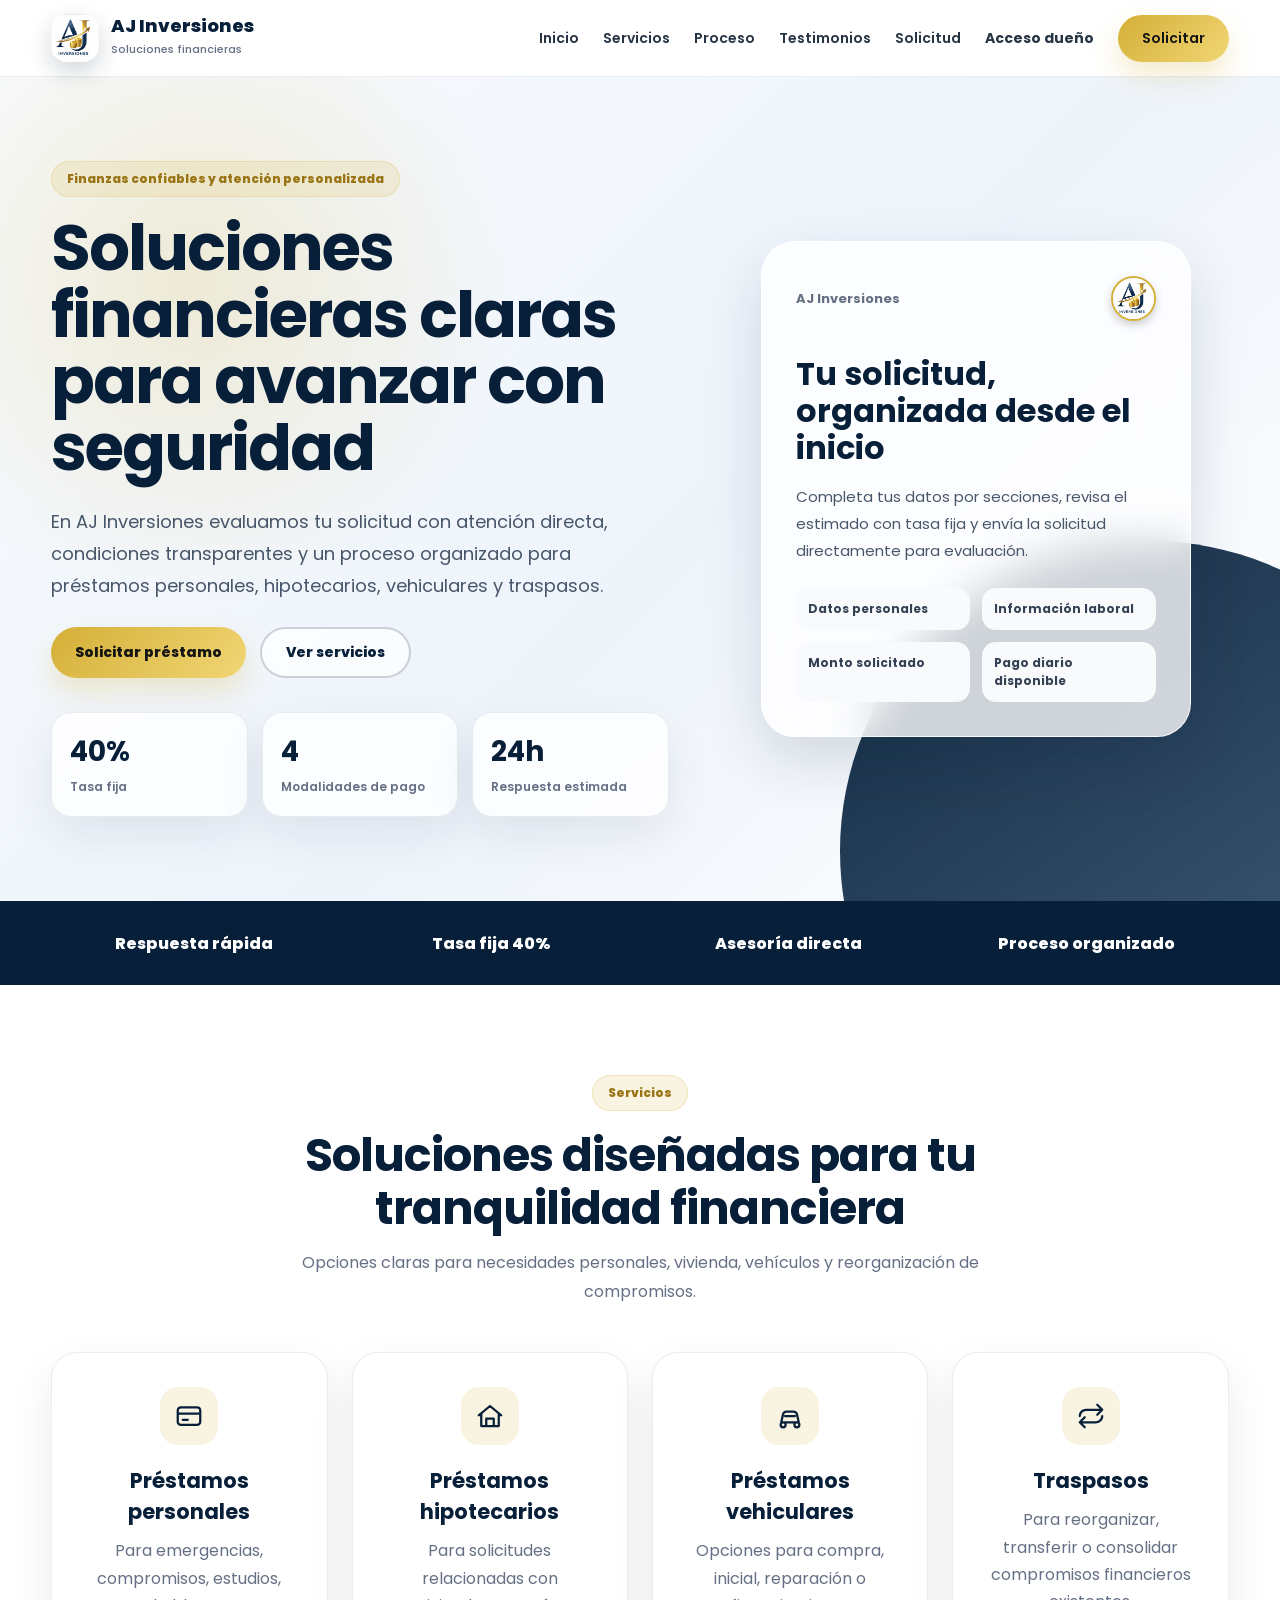
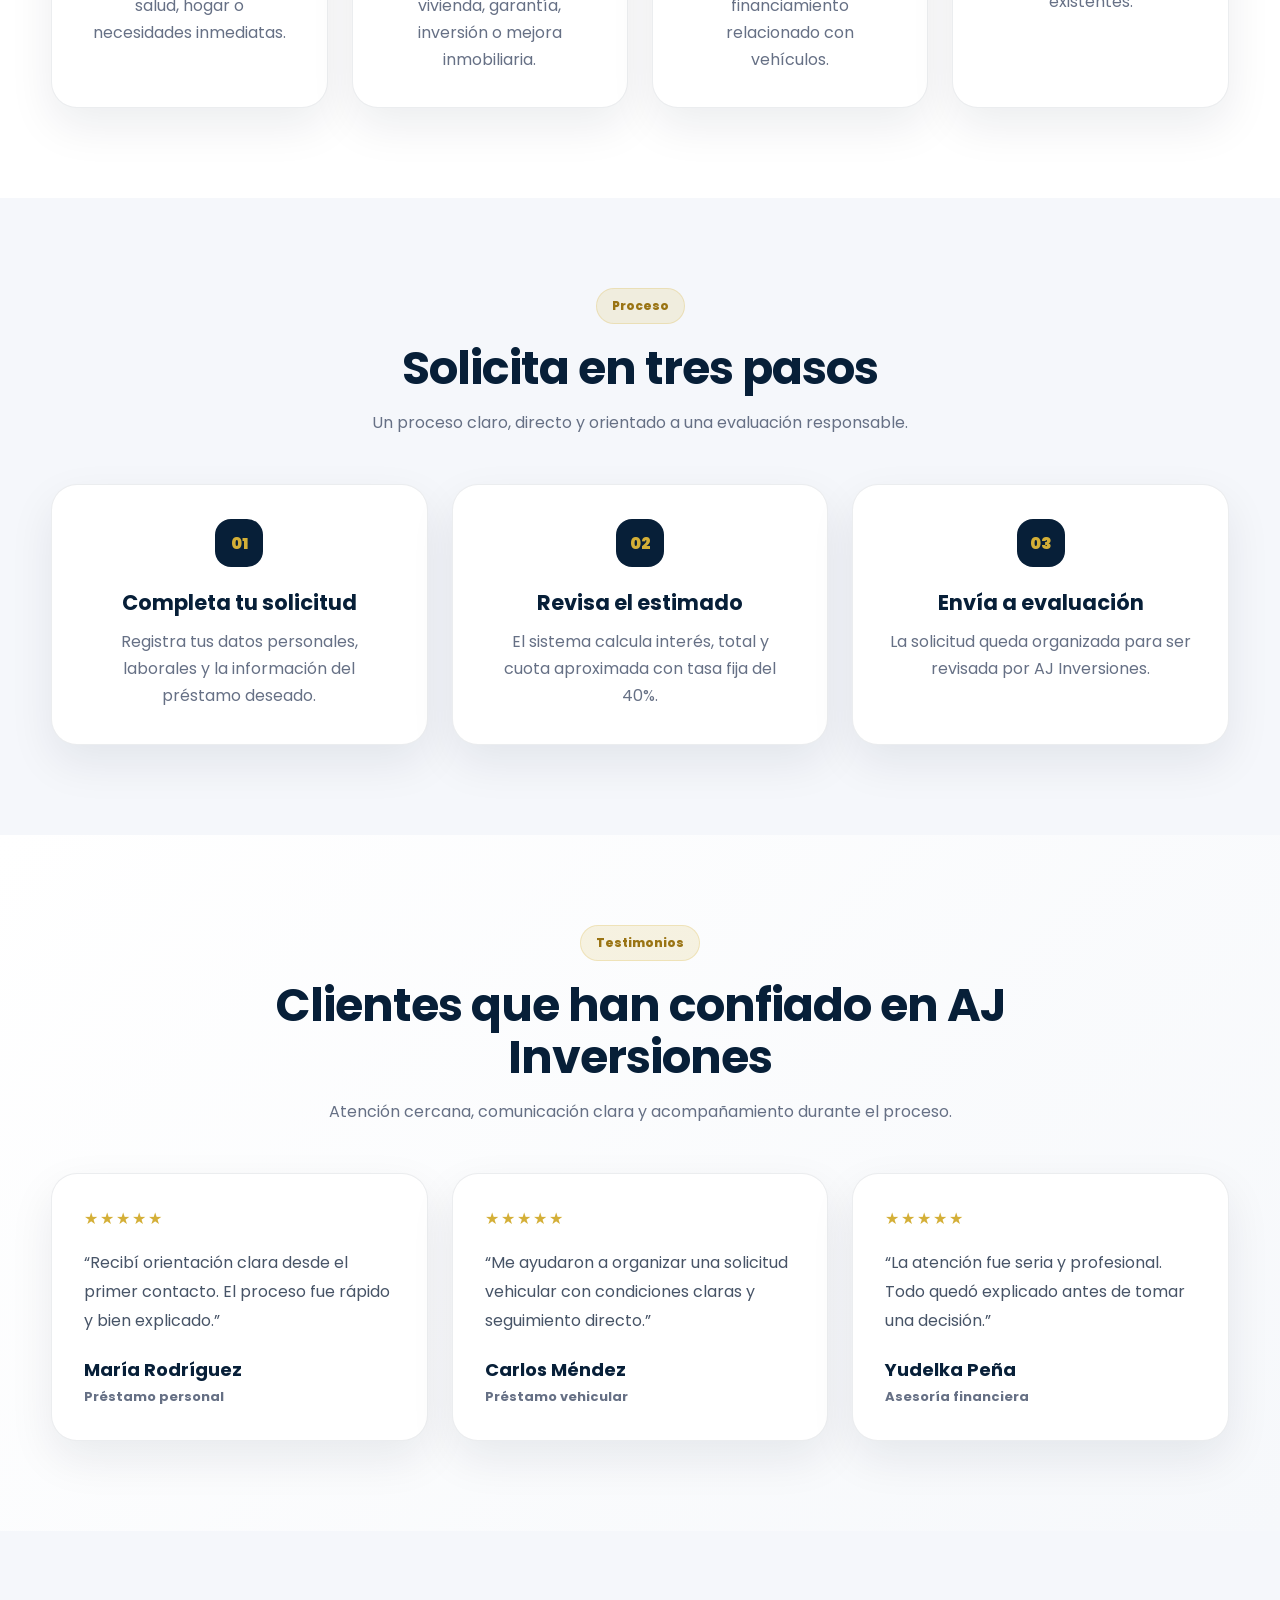
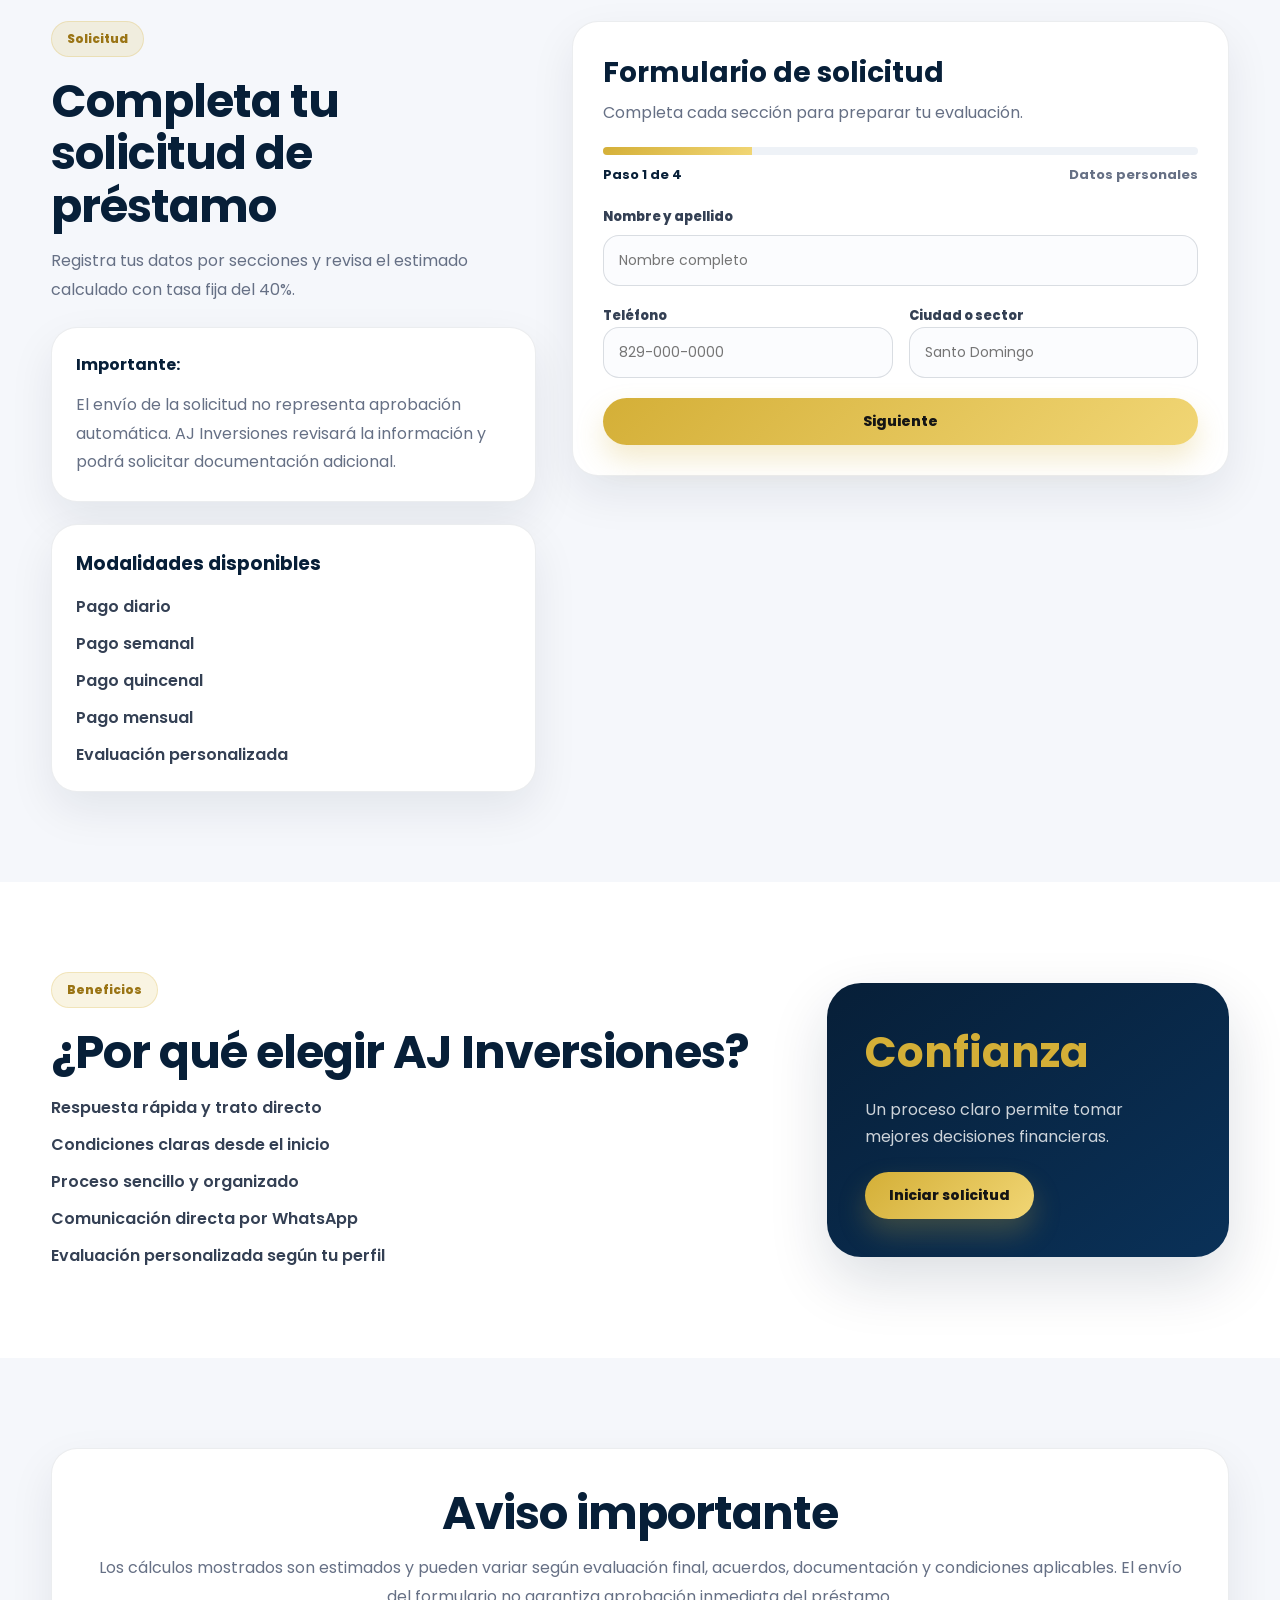
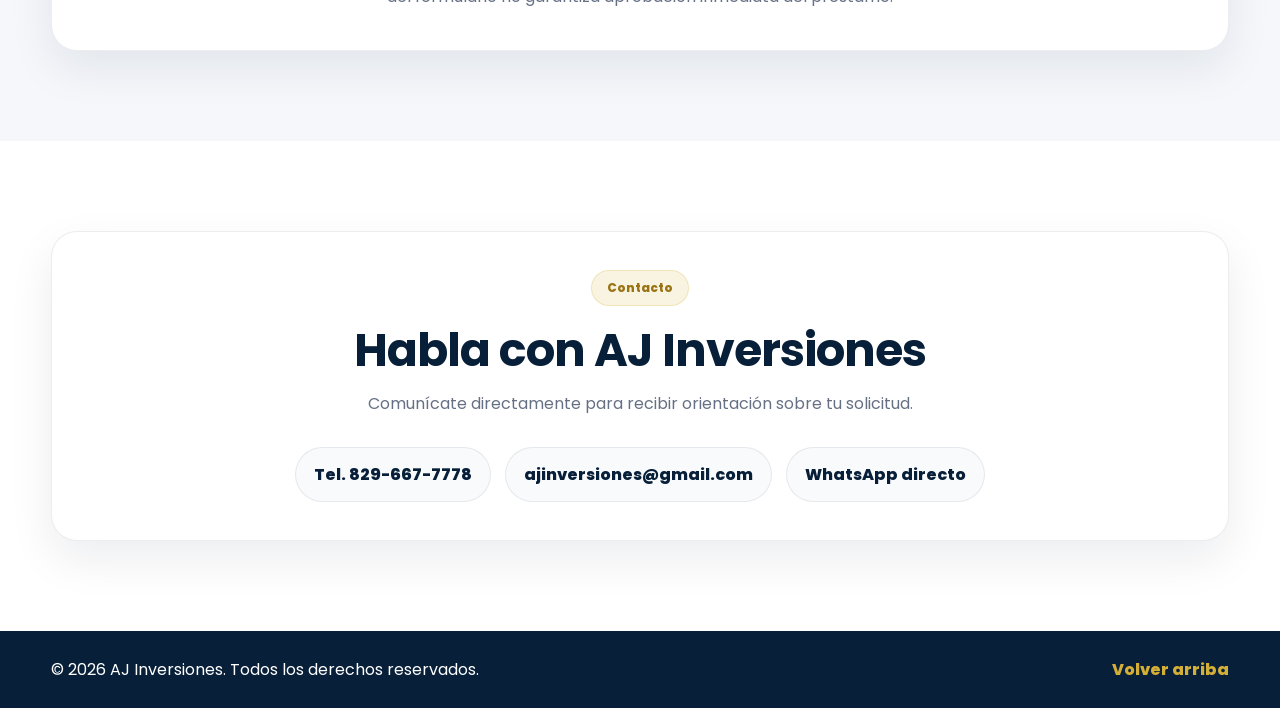
<file: index.html>
<!DOCTYPE html>
<html lang="es">
<head>
  <meta charset="UTF-8">
  <meta name="viewport" content="width=device-width, initial-scale=1.0">
  <meta name="description" content="AJ Inversiones ofrece préstamos personales, hipotecarios, vehiculares y traspasos con atención personalizada.">
  <title>AJ Inversiones | Soluciones Financieras</title>
  <link rel="icon" href="img/Inversiones.jpeg" type="image/jpeg">
  <link rel="preconnect" href="https://fonts.googleapis.com">
  <link rel="preconnect" href="https://fonts.gstatic.com" crossorigin>
  <link href="https://fonts.googleapis.com/css2?family=Poppins:wght@300;400;500;600;700;800&display=swap" rel="stylesheet">
  <link rel="stylesheet" href="style.css">
</head>
<body>
  <header class="header" id="header">
    <div class="container nav">
      <a href="#inicio" class="logo-box" aria-label="AJ Inversiones">
        <img src="img/Inversiones.jpeg" alt="AJ Inversiones">
        <div>
          <span>AJ Inversiones</span>
          <small>Soluciones financieras</small>
        </div>
      </a>
      <nav class="menu" id="menu">
        <a href="#inicio">Inicio</a>
        <a href="#servicios">Servicios</a>
        <a href="#pasos">Proceso</a>
        <a href="#testimonios">Testimonios</a>
        <a href="#calificacion">Solicitud</a>
        <button class="owner-link" id="openOwnerLogin" type="button">Acceso dueño</button>
        <a href="#calificacion" class="btn-main">Solicitar</a>
      </nav>
      <button class="hamburger" id="hamburger" aria-label="Abrir menú" type="button"><span></span><span></span><span></span></button>
    </div>
  </header>

  <main>
    <section class="hero" id="inicio">
      <div class="hero-bg"></div>
      <div class="container hero-grid">
        <div class="hero-text reveal">
          <span class="badge">Finanzas confiables y atención personalizada</span>
          <h1>Soluciones financieras claras para avanzar con seguridad</h1>
          <p>En AJ Inversiones evaluamos tu solicitud con atención directa, condiciones transparentes y un proceso organizado para préstamos personales, hipotecarios, vehiculares y traspasos.</p>
          <div class="hero-buttons">
            <a href="#calificacion" class="btn-main">Solicitar préstamo</a>
            <a href="#servicios" class="btn-outline">Ver servicios</a>
          </div>
          <div class="hero-stats">
            <div><strong>40%</strong><span>Tasa fija</span></div>
            <div><strong>4</strong><span>Modalidades de pago</span></div>
            <div><strong>24h</strong><span>Respuesta estimada</span></div>
          </div>
        </div>
        <div class="hero-card reveal">
          <div class="glass-card">
            <div class="card-top"><span>AJ Inversiones</span><img src="img/Inversiones.jpeg" alt="AJ Inversiones" class="card-logo"></div>
            <h2>Tu solicitud, organizada desde el inicio</h2>
            <p>Completa tus datos por secciones, revisa el estimado con tasa fija y envía la solicitud directamente para evaluación.</p>
            <div class="mini-list">
              <span>Datos personales</span><span>Información laboral</span><span>Monto solicitado</span><span>Pago diario disponible</span>
            </div>
          </div>
        </div>
      </div>
    </section>

    <section class="trust-strip">
      <div class="container trust-grid"><div>Respuesta rápida</div><div>Tasa fija 40%</div><div>Asesoría directa</div><div>Proceso organizado</div></div>
    </section>

    <section class="services section" id="servicios">
      <div class="container">
        <div class="section-head reveal"><span class="eyebrow">Servicios</span><h2>Soluciones diseñadas para tu tranquilidad financiera</h2><p>Opciones claras para necesidades personales, vivienda, vehículos y reorganización de compromisos.</p></div>
        <div class="cards service-cards">
          <article class="card reveal"><div class="icon"><svg viewBox="0 0 24 24"><path d="M3 7.5A2.5 2.5 0 0 1 5.5 5h13A2.5 2.5 0 0 1 21 7.5v9a2.5 2.5 0 0 1-2.5 2.5h-13A2.5 2.5 0 0 1 3 16.5v-9Zm0 2.5h18M7 15h4"/></svg></div><h3>Préstamos personales</h3><p>Para emergencias, compromisos, estudios, salud, hogar o necesidades inmediatas.</p></article>
          <article class="card reveal"><div class="icon"><svg viewBox="0 0 24 24"><path d="M3 11.5 12 4l9 7.5M5 10.5V20h14v-9.5M9 20v-6h6v6"/></svg></div><h3>Préstamos hipotecarios</h3><p>Para solicitudes relacionadas con vivienda, garantía, inversión o mejora inmobiliaria.</p></article>
          <article class="card reveal"><div class="icon"><svg viewBox="0 0 24 24"><path d="M5 17h14M6.5 17a2 2 0 1 0 0 4 2 2 0 0 0 0-4Zm11 0a2 2 0 1 0 0 4 2 2 0 0 0 0-4ZM5 17l1.4-6.2A3 3 0 0 1 9.3 8.5h5.4a3 3 0 0 1 2.9 2.3L19 17M8 12h8"/></svg></div><h3>Préstamos vehiculares</h3><p>Opciones para compra, inicial, reparación o financiamiento relacionado con vehículos.</p></article>
          <article class="card reveal"><div class="icon"><svg viewBox="0 0 24 24"><path d="M17 3l4 4-4 4M21 7H8a5 5 0 0 0-5 5M7 21l-4-4 4-4M3 17h13a5 5 0 0 0 5-5"/></svg></div><h3>Traspasos</h3><p>Para reorganizar, transferir o consolidar compromisos financieros existentes.</p></article>
        </div>
      </div>
    </section>

    <section class="steps section" id="pasos">
      <div class="container">
        <div class="section-head reveal"><span class="eyebrow">Proceso</span><h2>Solicita en tres pasos</h2><p>Un proceso claro, directo y orientado a una evaluación responsable.</p></div>
        <div class="steps-grid">
          <div class="step reveal"><span>01</span><h3>Completa tu solicitud</h3><p>Registra tus datos personales, laborales y la información del préstamo deseado.</p></div>
          <div class="step reveal"><span>02</span><h3>Revisa el estimado</h3><p>El sistema calcula interés, total y cuota aproximada con tasa fija del 40%.</p></div>
          <div class="step reveal"><span>03</span><h3>Envía a evaluación</h3><p>La solicitud queda organizada para ser revisada por AJ Inversiones.</p></div>
        </div>
      </div>
    </section>

    <section class="testimonials section" id="testimonios">
      <div class="container">
        <div class="section-head reveal"><span class="eyebrow">Testimonios</span><h2>Clientes que han confiado en AJ Inversiones</h2><p>Atención cercana, comunicación clara y acompañamiento durante el proceso.</p></div>
        <div class="testimonial-grid">
          <article class="testimonial-card reveal"><div class="stars">★★★★★</div><p>“Recibí orientación clara desde el primer contacto. El proceso fue rápido y bien explicado.”</p><h3>María Rodríguez</h3><span>Préstamo personal</span></article>
          <article class="testimonial-card reveal"><div class="stars">★★★★★</div><p>“Me ayudaron a organizar una solicitud vehicular con condiciones claras y seguimiento directo.”</p><h3>Carlos Méndez</h3><span>Préstamo vehicular</span></article>
          <article class="testimonial-card reveal"><div class="stars">★★★★★</div><p>“La atención fue seria y profesional. Todo quedó explicado antes de tomar una decisión.”</p><h3>Yudelka Peña</h3><span>Asesoría financiera</span></article>
        </div>
      </div>
    </section>

    <section class="qualification section" id="calificacion">
      <div class="container qualify-grid">
        <div class="qualify-info reveal">
          <span class="eyebrow">Solicitud</span>
          <h2>Completa tu solicitud de préstamo</h2>
          <p>Registra tus datos por secciones y revisa el estimado calculado con tasa fija del 40%.</p>
          <div class="notice-box"><strong>Importante:</strong><p>El envío de la solicitud no representa aprobación automática. AJ Inversiones revisará la información y podrá solicitar documentación adicional.</p></div>
          <div class="requirements"><h3>Modalidades disponibles</h3><ul><li>Pago diario</li><li>Pago semanal</li><li>Pago quincenal</li><li>Pago mensual</li><li>Evaluación personalizada</li></ul></div>
        </div>
        <form class="loan-form reveal" id="loanForm">
          <div class="form-title"><h3>Formulario de solicitud</h3><p>Completa cada sección para preparar tu evaluación.</p></div>
          <div class="form-progress"><div class="progress-line"><span id="progressBar"></span></div><div class="progress-label"><strong id="stepNumber">Paso 1 de 4</strong><span id="stepText">Datos personales</span></div></div>

          <div class="form-step active" data-title="Datos personales">
            <div class="form-row"><label for="fullName">Nombre y apellido</label><input type="text" id="fullName" name="fullName" placeholder="Nombre completo" required></div>
            <div class="form-row two"><div><label for="phone">Teléfono</label><input type="tel" id="phone" name="phone" placeholder="829-000-0000" required></div><div><label for="city">Ciudad o sector</label><input type="text" id="city" name="city" placeholder="Santo Domingo" required></div></div>
          </div>

          <div class="form-step" data-title="Información laboral">
            <div class="form-row two"><div><label for="income">Ingreso mensual RD$</label><input type="number" id="income" name="income" min="0" placeholder="35000" required></div><div><label for="workplace">Dónde trabaja</label><input type="text" id="workplace" name="workplace" placeholder="Empresa o negocio" required></div></div>
            <div class="form-row two"><div><label for="jobTime">Tiempo laborando</label><select id="jobTime" name="jobTime" required><option value="">Seleccionar</option><option>Menos de 3 meses</option><option>3 a 6 meses</option><option>6 meses a 1 año</option><option>1 a 3 años</option><option>Más de 3 años</option></select></div><div><label for="employmentType">Tipo de ingreso</label><select id="employmentType" name="employmentType" required><option value="">Seleccionar</option><option>Empleado privado</option><option>Empleado público</option><option>Negocio propio</option><option>Independiente</option><option>Otro</option></select></div></div>
          </div>

          <div class="form-step" data-title="Datos del préstamo">
            <div class="form-row"><label for="loanType">Tipo de préstamo</label><select id="loanType" name="loanType" required><option value="">Seleccionar tipo de préstamo</option><option>Préstamo personal</option><option>Préstamo hipotecario</option><option>Préstamo vehicular</option><option>Traspaso</option></select></div>
            <div class="form-row two"><div><label for="amount">Monto solicitado RD$</label><input type="number" id="amount" name="amount" min="1000" placeholder="10000" required></div><div><label>Tasa fija</label><div class="fixed-rate">40%</div></div></div>
            <div class="form-row two"><div><label for="term">Plazo deseado</label><select id="term" name="term" required><option value="">Seleccionar plazo</option><option value="1">1 mes</option><option value="2">2 meses</option><option value="3">3 meses</option><option value="4">4 meses</option><option value="5">5 meses</option><option value="6">6 meses</option><option value="12">12 meses</option></select></div><div><label for="paymentFrequency">Forma de pago</label><select id="paymentFrequency" name="paymentFrequency" required><option value="">Seleccionar</option><option value="Diario">Diario</option><option value="Semanal">Semanal</option><option value="Quincenal">Quincenal</option><option value="Mensual">Mensual</option></select></div></div>
            <div class="form-row two"><div><label for="paymentDay">Día o referencia de pago</label><input type="text" id="paymentDay" name="paymentDay" placeholder="Ej. lunes, 15 y 30, diario" required></div><div><label for="purpose">Motivo del préstamo</label><select id="purpose" name="purpose" required><option value="">Seleccionar motivo</option><option>Emergencia personal</option><option>Salud</option><option>Negocio</option><option>Pago de deuda</option><option>Educación</option><option>Hogar</option><option>Otro</option></select></div></div>
            <div class="form-row"><label for="details">Detalles adicionales</label><textarea id="details" name="details" rows="4" placeholder="Agrega cualquier información importante"></textarea></div>
          </div>

          <div class="form-step" data-title="Resumen y envío">
            <div class="summary-box" id="summaryBox"><div><span>Interés 40%</span><strong id="interestResult">RD$0.00</strong></div><div><span>Total a pagar</span><strong id="totalResult">RD$0.00</strong></div><div><span>Cuota aproximada</span><strong id="feeResult">RD$0.00</strong></div></div>
            <div class="final-summary" id="finalSummary"></div>
            <label class="check-row"><input type="checkbox" id="acceptTerms" required><span>Acepto enviar mi información para fines de evaluación por AJ Inversiones.</span></label>
          </div>

          <div class="form-actions"><button type="button" class="btn-outline" id="prevStep">Atrás</button><button type="button" class="btn-main" id="nextStep">Siguiente</button><button type="submit" class="btn-main form-btn" id="submitLoan">Enviar solicitud por WhatsApp</button></div>
        </form>
      </div>
    </section>

    <section class="benefits section" id="beneficios">
      <div class="container benefits-grid">
        <div class="reveal"><span class="eyebrow">Beneficios</span><h2>¿Por qué elegir AJ Inversiones?</h2><ul><li>Respuesta rápida y trato directo</li><li>Condiciones claras desde el inicio</li><li>Proceso sencillo y organizado</li><li>Comunicación directa por WhatsApp</li><li>Evaluación personalizada según tu perfil</li></ul></div>
        <div class="benefit-box reveal"><h3>Confianza</h3><p>Un proceso claro permite tomar mejores decisiones financieras.</p><a href="#calificacion" class="btn-main">Iniciar solicitud</a></div>
      </div>
    </section>

    <section class="legal section"><div class="container legal-card reveal"><h2>Aviso importante</h2><p>Los cálculos mostrados son estimados y pueden variar según evaluación final, acuerdos, documentación y condiciones aplicables. El envío del formulario no garantiza aprobación inmediata del préstamo.</p></div></section>

    <section class="contact section" id="contacto"><div class="container contact-card reveal"><span class="eyebrow">Contacto</span><h2>Habla con AJ Inversiones</h2><p>Comunícate directamente para recibir orientación sobre tu solicitud.</p><div class="contact-items"><a href="tel:8296677778">Tel. 829-667-7778</a><a href="mailto:ajinversiones@gmail.com">ajinversiones@gmail.com</a><a href="https://wa.me/18296677778" target="_blank" rel="noopener">WhatsApp directo</a></div></div></section>

  </main>

  <div class="modal" id="ownerModal" aria-hidden="true">
    <div class="modal-card">
      <button class="modal-close" id="closeOwnerLogin" type="button">×</button>
      <img src="img/Inversiones.jpeg" alt="AJ Inversiones">
      <h2>Acceso del dueño</h2>
      <p>Ingresa tus credenciales para administrar las solicitudes.</p>
      <form id="ownerLoginForm"><label for="ownerUser">Usuario</label><input type="text" id="ownerUser" autocomplete="username" required><label for="ownerPassword">Contraseña</label><input type="password" id="ownerPassword" autocomplete="current-password" required><button type="submit" class="btn-main">Entrar al panel</button><span id="loginError"></span></form>
    </div>
  </div>

  <footer class="footer"><div class="container footer-grid"><p>© <span id="year"></span> AJ Inversiones. Todos los derechos reservados.</p><a href="#inicio">Volver arriba</a></div></footer>
  <script src="script.js"></script>
</body>
</html>
</file>
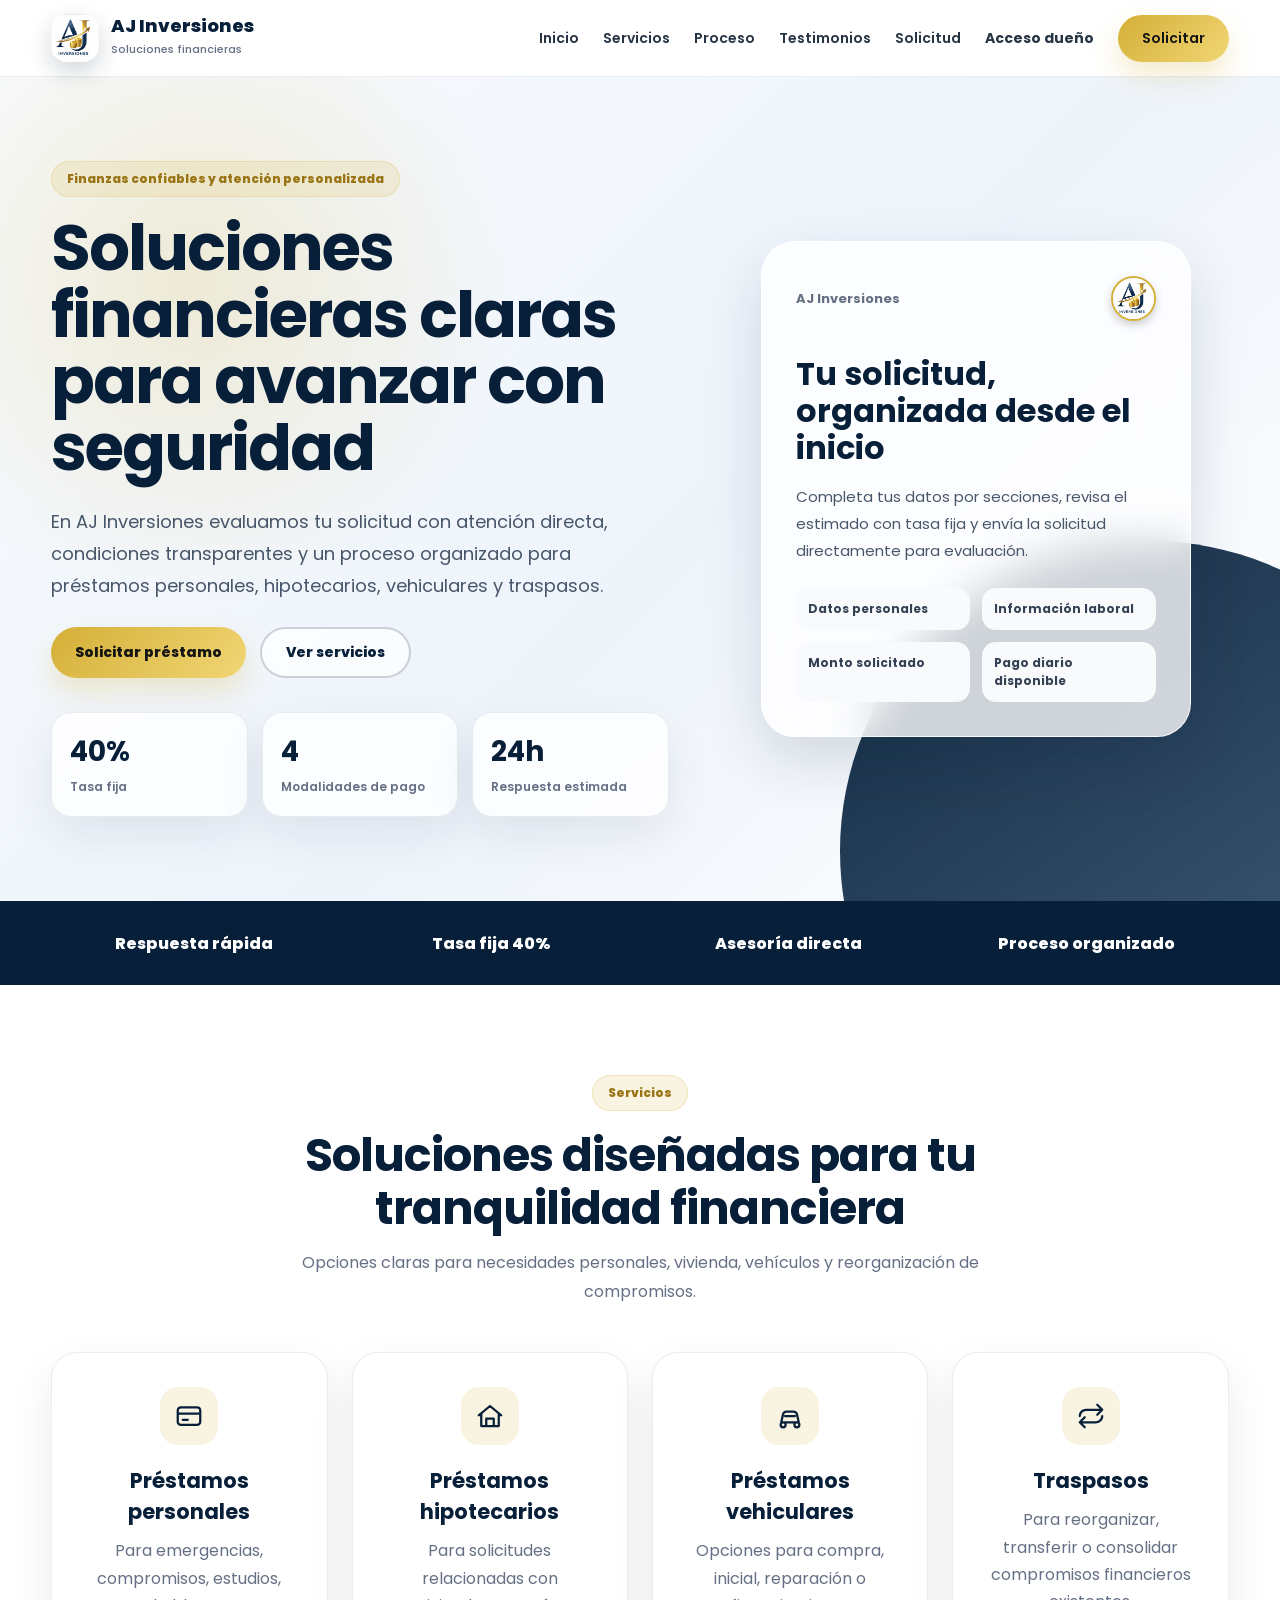
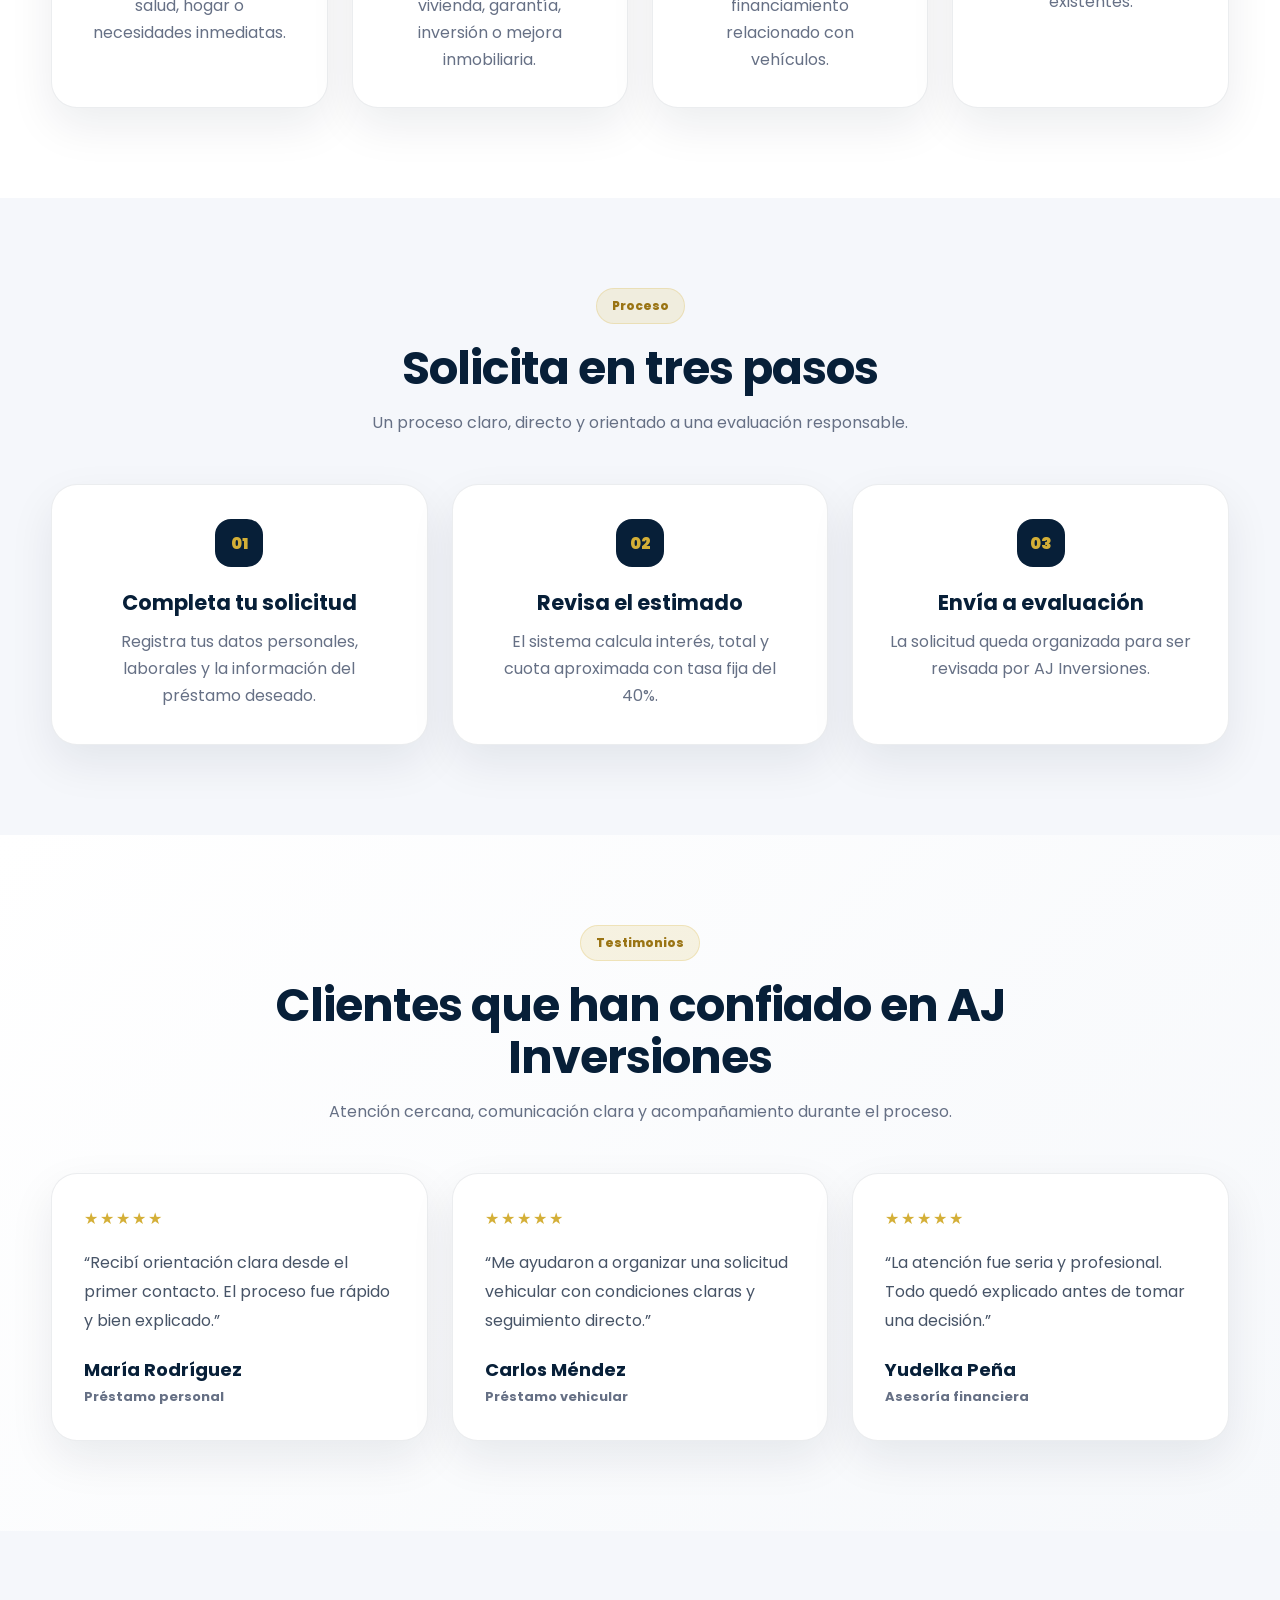
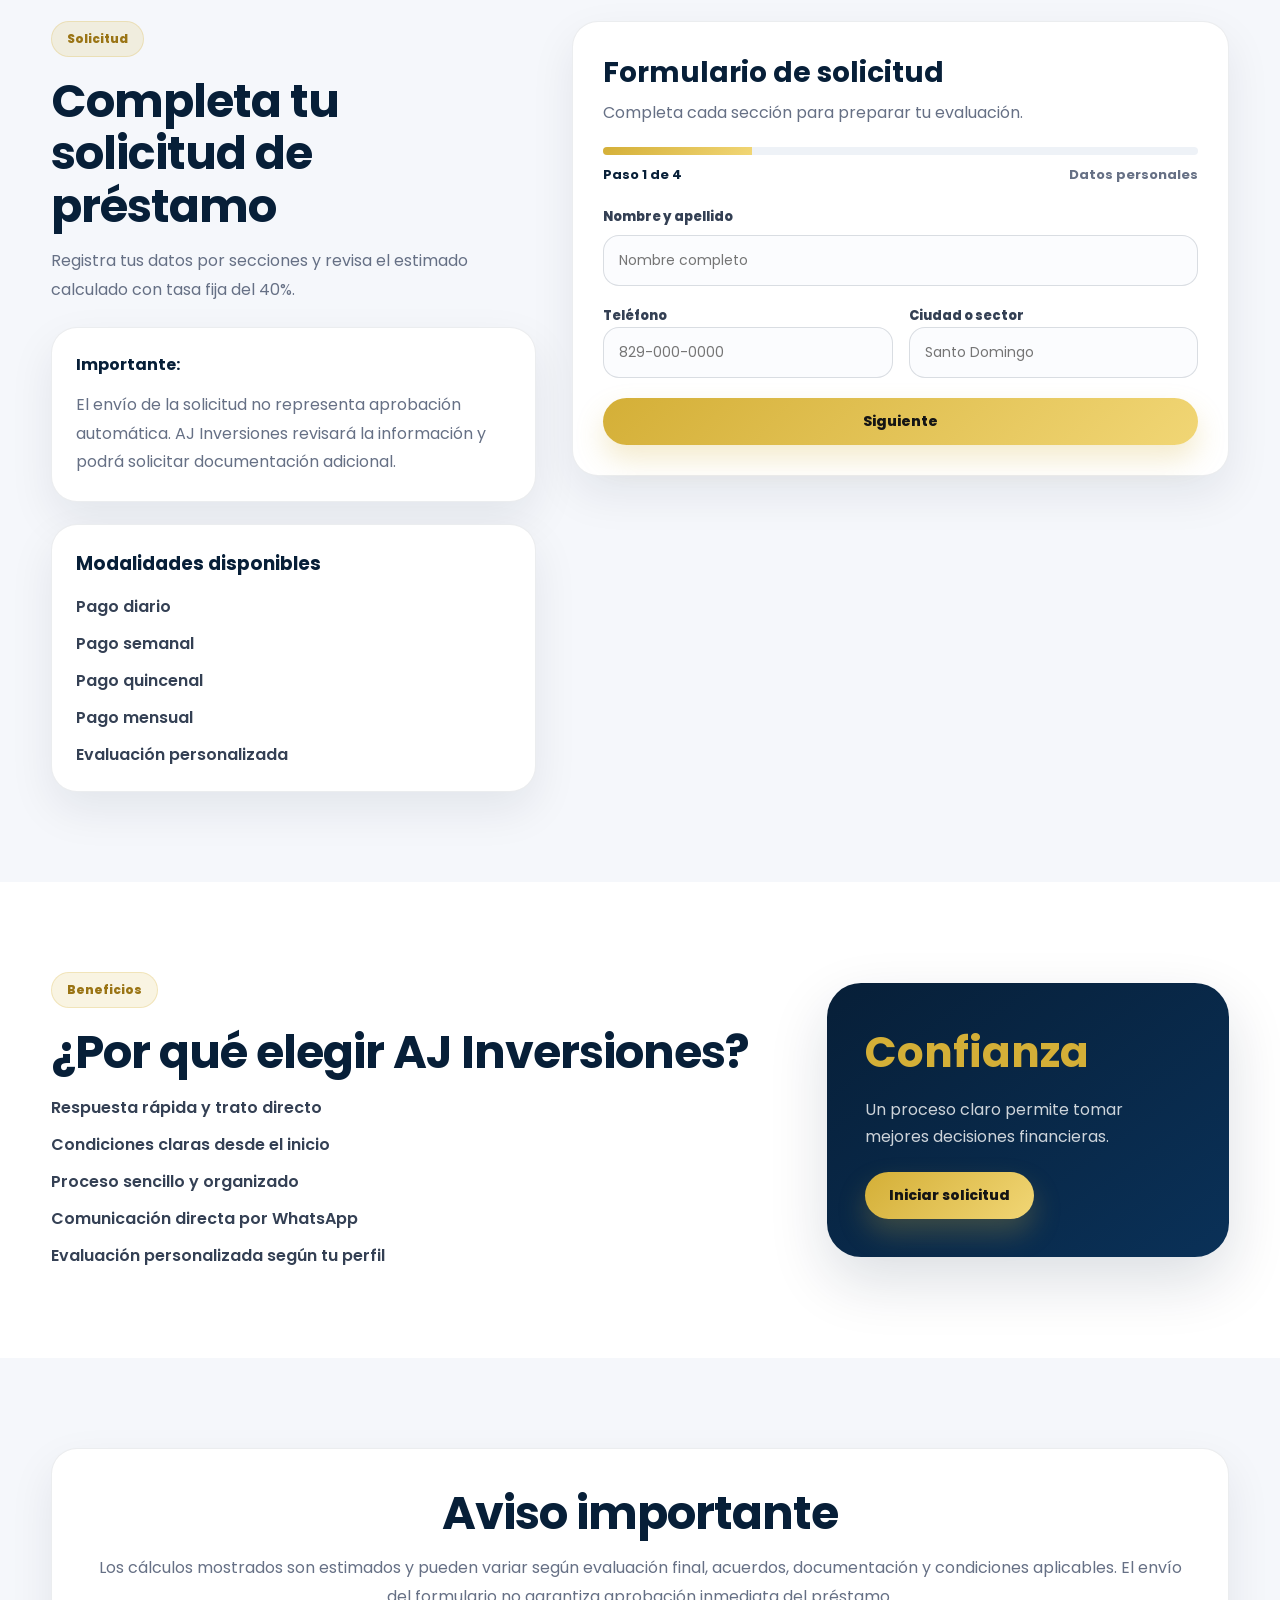
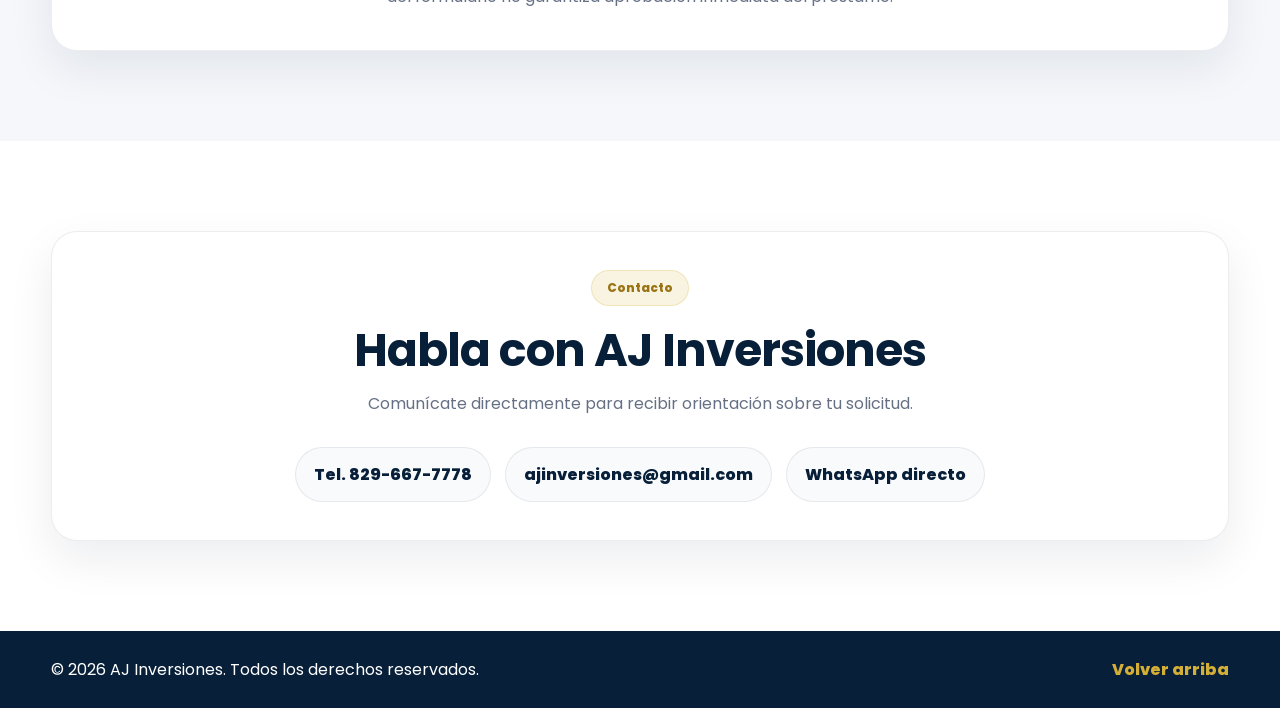
<file: dueno.html>
<!DOCTYPE html>
<html lang="es">
<head>
  <meta charset="UTF-8">
  <meta name="viewport" content="width=device-width, initial-scale=1.0">
  <meta name="description" content="Panel privado de AJ Inversiones para control de solicitudes y préstamos.">
  <title>Panel del Dueño | AJ Inversiones</title>
  <link rel="icon" href="img/Inversiones.jpeg" type="image/jpeg">
  <link rel="preconnect" href="https://fonts.googleapis.com">
  <link rel="preconnect" href="https://fonts.gstatic.com" crossorigin>
  <link href="https://fonts.googleapis.com/css2?family=Poppins:wght@300;400;500;600;700;800&display=swap" rel="stylesheet">
  <link rel="stylesheet" href="style.css">
</head>
<body data-page="owner">
  <header class="owner-dashboard-header">
    <div class="container owner-dashboard-nav">
      <a href="index.html" class="logo-box" aria-label="AJ Inversiones">
        <img src="img/Inversiones.jpeg" alt="AJ Inversiones">
        <div>
          <span>AJ Inversiones</span>
          <small>Panel administrativo</small>
        </div>
      </a>
      <button class="btn-outline" id="logoutOwner" type="button">Cerrar sesión</button>
    </div>
  </header>

  <main class="owner-dashboard-main">
    <section class="owner-panel active" id="ownerPanel" aria-hidden="false">
      <div class="owner-shell">
        <div class="owner-head">
          <div>
            <span>Panel del dueño</span>
            <h2>Control de solicitudes y préstamos</h2>
            <p>Administra clientes registrados, estados de aprobación, pagos y atrasos.</p>
          </div>
        </div>
        <div class="owner-metrics">
          <div><span>Total clientes</span><strong id="metricClients">0</strong></div>
          <div><span>Aprobados</span><strong id="metricApproved">0</strong></div>
          <div><span>Activos</span><strong id="metricActive">0</strong></div>
          <div><span>En atraso</span><strong id="metricLate">0</strong></div>
        </div>
        <div class="owner-tools">
          <input type="search" id="ownerSearch" placeholder="Buscar cliente, teléfono, tipo de préstamo o estado">
          <button class="btn-main" id="exportData" type="button">Exportar datos</button>
        </div>
        <div class="owner-table-wrap">
          <table class="owner-table">
            <thead>
              <tr>
                <th>Cliente</th>
                <th>Préstamo</th>
                <th>Pago</th>
                <th>Estado</th>
                <th>Atraso</th>
                <th>Último pago</th>
                <th>Acciones</th>
              </tr>
            </thead>
            <tbody id="clientsTable"></tbody>
          </table>
        </div>
      </div>
    </section>
  </main>

  <script src="script.js"></script>
</body>
</html>
</file>
<file: style.css>
:root{
  --blue:#071f38;
  --blue-2:#0a3158;
  --gold:#d4af37;
  --gold-2:#f1d675;
  --gray:#f5f7fb;
  --text:#1f2937;
  --muted:#667085;
  --white:#ffffff;
  --shadow:0 24px 60px rgba(7,31,56,.14);
  --radius:26px;
}

*{
  margin:0;
  padding:0;
  box-sizing:border-box;
  font-family:'Poppins',sans-serif;
}

html{
  scroll-behavior:smooth;
}

body{
  background:var(--white);
  color:var(--text);
  overflow-x:hidden;
}

body.no-scroll{
  overflow:hidden;
}

img{
  max-width:100%;
  display:block;
}

.container{
  width:min(92%,1200px);
  margin:auto;
}

.section{
  padding:90px 0;
}

.header{
  position:sticky;
  top:0;
  background:rgba(255,255,255,.88);
  backdrop-filter:blur(18px);
  border-bottom:1px solid rgba(7,31,56,.08);
  z-index:1000;
  transition:.3s ease;
}

.header.scrolled{
  box-shadow:0 16px 40px rgba(7,31,56,.08);
}

.nav{
  display:flex;
  justify-content:space-between;
  align-items:center;
  min-height:76px;
}

.logo-box{
  display:flex;
  align-items:center;
  gap:12px;
  text-decoration:none;
  color:var(--blue);
}

.logo-box img{
  width:48px;
  height:48px;
  object-fit:cover;
  border-radius:16px;
  box-shadow:0 10px 25px rgba(7,31,56,.18);
}

.logo-box span{
  display:block;
  font-size:18px;
  font-weight:800;
  line-height:1;
}

.logo-box small{
  color:var(--muted);
  font-size:11px;
  font-weight:500;
}

.menu{
  display:flex;
  align-items:center;
  gap:24px;
}

.menu a{
  color:#263443;
  text-decoration:none;
  font-size:14px;
  font-weight:600;
  transition:.25s ease;
}

.menu a:hover{
  color:var(--gold);
}

.btn-main,
.btn-outline{
  border:0;
  border-radius:999px;
  padding:13px 24px;
  font-weight:800;
  text-decoration:none;
  display:inline-flex;
  align-items:center;
  justify-content:center;
  cursor:pointer;
  transition:.3s ease;
  font-size:14px;
}

.btn-main{
  background:linear-gradient(135deg,var(--gold),var(--gold-2));
  color:#151515!important;
  box-shadow:0 14px 28px rgba(212,175,55,.25);
}

.btn-main:hover{
  transform:translateY(-3px);
  box-shadow:0 18px 40px rgba(212,175,55,.35);
}

.btn-outline{
  color:var(--blue);
  border:2px solid rgba(7,31,56,.2);
  background:rgba(255,255,255,.72);
}

.btn-outline:hover{
  color:white;
  background:var(--blue);
  transform:translateY(-3px);
}

.hamburger{
  display:none;
  width:44px;
  height:44px;
  border:0;
  background:rgba(7,31,56,.06);
  border-radius:14px;
  align-items:center;
  justify-content:center;
  flex-direction:column;
  gap:5px;
  cursor:pointer;
}

.hamburger span{
  width:22px;
  height:2px;
  background:var(--blue);
  transition:.3s ease;
}

.hero{
  position:relative;
  min-height:calc(100vh - 76px);
  display:flex;
  align-items:center;
  padding:80px 0;
  overflow:hidden;
  background:radial-gradient(circle at 15% 25%,rgba(212,175,55,.2),transparent 26%),linear-gradient(135deg,#f8fbff 0%,#eef4fb 55%,#ffffff 100%);
}

.hero-bg{
  position:absolute;
  inset:auto -180px -260px auto;
  width:620px;
  height:620px;
  border-radius:50%;
  background:linear-gradient(145deg,rgba(7,31,56,.95),rgba(10,49,88,.75));
  filter:blur(0);
}

.hero-grid{
  position:relative;
  display:grid;
  grid-template-columns:1.1fr .9fr;
  align-items:center;
  gap:55px;
}

.badge,.eyebrow{
  display:inline-flex;
  align-items:center;
  width:max-content;
  background:rgba(212,175,55,.14);
  color:#9a7414;
  border:1px solid rgba(212,175,55,.24);
  padding:8px 15px;
  border-radius:999px;
  font-weight:800;
  font-size:12px;
  margin-bottom:18px;
}

.hero h1{
  color:var(--blue);
  font-size:clamp(36px,5vw,66px);
  line-height:1.04;
  letter-spacing:-2px;
  max-width:760px;
}

.hero p{
  color:#48566a;
  font-size:18px;
  line-height:1.8;
  margin:24px 0;
  max-width:650px;
}

.hero-buttons{
  display:flex;
  flex-wrap:wrap;
  gap:14px;
}

.hero-stats{
  display:grid;
  grid-template-columns:repeat(3,1fr);
  gap:14px;
  margin-top:34px;
  max-width:620px;
}

.hero-stats div{
  background:rgba(255,255,255,.8);
  border:1px solid rgba(7,31,56,.08);
  border-radius:20px;
  padding:18px;
  box-shadow:0 18px 45px rgba(7,31,56,.08);
}

.hero-stats strong{
  display:block;
  color:var(--blue);
  font-size:28px;
}

.hero-stats span{
  color:var(--muted);
  font-size:12px;
  font-weight:600;
}

.hero-card{
  display:flex;
  justify-content:center;
}

.glass-card{
  width:100%;
  max-width:430px;
  border-radius:34px;
  padding:34px;
  background:rgba(255,255,255,.78);
  border:1px solid rgba(255,255,255,.85);
  box-shadow:var(--shadow);
  backdrop-filter:blur(22px);
}

.card-top{
  display:flex;
  justify-content:space-between;
  align-items:center;
  margin-bottom:35px;
}

.card-top span{
  color:var(--muted);
  font-size:13px;
  font-weight:700;
}

.card-top strong{
  width:58px;
  height:58px;
  border-radius:20px;
  background:var(--blue);
  color:var(--gold);
  display:grid;
  place-items:center;
  font-size:20px;
}

.glass-card h2{
  color:var(--blue);
  font-size:32px;
  line-height:1.15;
}

.glass-card p{
  font-size:15px;
  margin:16px 0 24px;
}

.mini-list{
  display:grid;
  grid-template-columns:1fr 1fr;
  gap:12px;
}

.mini-list span{
  background:#f8fafc;
  border-radius:14px;
  padding:12px;
  color:#344054;
  font-weight:700;
  font-size:12px;
}

.trust-strip{
  background:var(--blue);
  color:white;
}

.trust-grid{
  min-height:84px;
  display:grid;
  grid-template-columns:repeat(4,1fr);
  align-items:center;
  text-align:center;
  gap:12px;
  font-weight:800;
}

.section-head{
  text-align:center;
  max-width:760px;
  margin:0 auto 46px;
}

.section-head h2,.qualify-info h2,.benefits h2,.contact h2,.legal h2{
  color:var(--blue);
  font-size:clamp(30px,4vw,46px);
  line-height:1.15;
  letter-spacing:-1px;
}

.section-head p,.qualify-info p,.contact p,.legal p{
  color:var(--muted);
  line-height:1.8;
  margin-top:14px;
}

.cards,.steps-grid{
  display:grid;
  grid-template-columns:repeat(3,1fr);
  gap:24px;
}

.card,.step{
  background:white;
  border:1px solid rgba(7,31,56,.08);
  border-radius:var(--radius);
  padding:34px;
  box-shadow:0 18px 45px rgba(7,31,56,.08);
  transition:.3s ease;
}

.card:hover,.step:hover{
  transform:translateY(-7px);
  box-shadow:var(--shadow);
}

.icon{
  width:58px;
  height:58px;
  display:grid;
  place-items:center;
  border-radius:18px;
  background:rgba(212,175,55,.14);
  font-size:26px;
  margin-bottom:20px;
}

.card h3,.step h3{
  color:var(--blue);
  font-size:21px;
  margin-bottom:10px;
}

.card p,.step p{
  color:var(--muted);
  line-height:1.7;
}

.steps,.qualification,.legal{
  background:var(--gray);
}

.step span{
  display:inline-grid;
  place-items:center;
  width:48px;
  height:48px;
  background:var(--blue);
  color:var(--gold);
  border-radius:16px;
  font-weight:900;
  margin-bottom:20px;
}

.qualify-grid{
  display:grid;
  grid-template-columns:.85fr 1.15fr;
  gap:36px;
  align-items:start;
}

.notice-box,.requirements,.loan-form,.legal-card,.contact-card{
  background:white;
  border:1px solid rgba(7,31,56,.08);
  border-radius:var(--radius);
  box-shadow:0 18px 45px rgba(7,31,56,.08);
}

.notice-box,.requirements{
  padding:24px;
  margin-top:22px;
}

.notice-box strong,.requirements h3{
  color:var(--blue);
}

.requirements ul,.benefits ul{
  list-style:none;
  display:grid;
  gap:12px;
  margin-top:16px;
  color:#344054;
  font-weight:600;
}

.loan-form{
  padding:30px;
}

.form-title{
  margin-bottom:22px;
}

.form-title h3{
  color:var(--blue);
  font-size:28px;
}

.form-title p{
  color:var(--muted);
  margin-top:6px;
  line-height:1.6;
}

.form-row{
  display:grid;
  gap:8px;
  margin-bottom:16px;
}

.form-row.two{
  grid-template-columns:1fr 1fr;
  gap:16px;
}

label{
  color:#344054;
  font-weight:800;
  font-size:13px;
}

input,select,textarea{
  width:100%;
  border:1px solid rgba(7,31,56,.14);
  background:#fbfcfe;
  border-radius:16px;
  padding:14px 15px;
  outline:none;
  font-size:14px;
  color:#1f2937;
  transition:.25s ease;
}

textarea{
  resize:vertical;
}

input:focus,select:focus,textarea:focus{
  border-color:var(--gold);
  box-shadow:0 0 0 4px rgba(212,175,55,.16);
  background:white;
}

.summary-box{
  display:grid;
  grid-template-columns:repeat(3,1fr);
  gap:12px;
  margin:20px 0;
}

.summary-box div{
  background:linear-gradient(145deg,#f8fafc,#ffffff);
  border:1px solid rgba(7,31,56,.08);
  border-radius:18px;
  padding:16px;
}

.summary-box span{
  display:block;
  color:var(--muted);
  font-size:11px;
  font-weight:800;
  margin-bottom:8px;
}

.summary-box strong{
  color:var(--blue);
  font-size:17px;
}

.check-row{
  display:flex;
  align-items:flex-start;
  gap:10px;
  color:var(--muted);
  line-height:1.5;
  margin-bottom:20px;
}

.check-row input{
  width:18px;
  height:18px;
  margin-top:2px;
}

.form-btn{
  width:100%;
  min-height:52px;
}

.benefits{
  background:white;
}

.benefits-grid{
  display:grid;
  grid-template-columns:1.3fr .7fr;
  gap:30px;
  align-items:center;
}

.benefit-box{
  background:linear-gradient(145deg,var(--blue),var(--blue-2));
  color:white;
  border-radius:34px;
  padding:38px;
  box-shadow:var(--shadow);
}

.benefit-box h3{
  color:var(--gold);
  font-size:42px;
}

.benefit-box p{
  color:rgba(255,255,255,.8);
  line-height:1.7;
  margin:12px 0 22px;
}

.legal-card,.contact-card{
  padding:38px;
  text-align:center;
}

.contact{
  background:white;
}

.contact-items{
  display:flex;
  justify-content:center;
  flex-wrap:wrap;
  gap:14px;
  margin-top:28px;
}

.contact-items a{
  color:var(--blue);
  text-decoration:none;
  background:#f8fafc;
  border:1px solid rgba(7,31,56,.08);
  padding:14px 18px;
  border-radius:999px;
  font-weight:800;
  transition:.25s ease;
}

.contact-items a:hover{
  background:var(--blue);
  color:white;
}

.footer{
  background:var(--blue);
  color:white;
  padding:26px 0;
}

.footer-grid{
  display:flex;
  justify-content:space-between;
  align-items:center;
  gap:20px;
}

.footer a{
  color:var(--gold);
  text-decoration:none;
  font-weight:800;
}

.reveal{
  opacity:0;
  transform:translateY(24px);
  transition:opacity .7s ease,transform .7s ease;
}

.reveal.show{
  opacity:1;
  transform:translateY(0);
}

@media(max-width:980px){
  .hamburger{
    display:flex;
  }

  .hamburger.active span:nth-child(1){
    transform:translateY(7px) rotate(45deg);
  }

  .hamburger.active span:nth-child(2){
    opacity:0;
  }

  .hamburger.active span:nth-child(3){
    transform:translateY(-7px) rotate(-45deg);
  }

  .menu{
    position:fixed;
    top:76px;
    right:-100%;
    width:100%;
    height:calc(100vh - 76px);
    background:white;
    flex-direction:column;
    justify-content:flex-start;
    padding:40px 24px;
    transition:.35s ease;
    overflow:auto;
  }

  .menu.active{
    right:0;
  }

  .menu a{
    font-size:17px;
  }

  .hero-grid,.qualify-grid,.benefits-grid{
    grid-template-columns:1fr;
  }

  .hero{
    min-height:auto;
    padding:70px 0;
  }

  .hero-bg{
    opacity:.18;
  }

  .cards,.steps-grid{
    grid-template-columns:1fr;
  }

  .trust-grid{
    grid-template-columns:1fr 1fr;
    padding:20px 0;
  }
}

@media(max-width:640px){
  .section{
    padding:70px 0;
  }

  .logo-box span{
    font-size:15px;
  }

  .logo-box small{
    display:none;
  }

  .hero h1{
    letter-spacing:-1px;
  }

  .hero p{
    font-size:16px;
  }

  .hero-buttons,.hero-stats,.summary-box,.form-row.two{
    grid-template-columns:1fr;
  }

  .hero-buttons{
    display:grid;
  }

  .hero-stats{
    display:grid;
  }

  .mini-list{
    grid-template-columns:1fr;
  }

  .loan-form,.glass-card,.legal-card,.contact-card,.benefit-box{
    padding:24px;
    border-radius:24px;
  }

  .trust-grid{
    grid-template-columns:1fr;
  }

  .footer-grid{
    flex-direction:column;
    text-align:center;
  }
}

.card-top{
  display:flex;
  justify-content:space-between;
  align-items:center;
}

.card-logo{
  width:45px;
  height:45px;
  object-fit:cover;
  border-radius:50%;
  border:2px solid var(--gold);
  box-shadow:0 4px 10px rgba(0,0,0,0.2);
}
.loan-types{
  background:white;
}

.loan-type-grid{
  display:grid;
  grid-template-columns:repeat(4,1fr);
  gap:22px;
}

.loan-type-card{
  background:linear-gradient(145deg,#ffffff,#f8fafc);
  border:1px solid rgba(7,31,56,.08);
  border-radius:var(--radius);
  padding:30px;
  box-shadow:0 18px 45px rgba(7,31,56,.08);
  transition:.3s ease;
}

.loan-type-card:hover{
  transform:translateY(-7px);
  box-shadow:var(--shadow);
}

.loan-type-card h3{
  color:var(--blue);
  font-size:21px;
  margin-bottom:10px;
}

.loan-type-card p{
  color:var(--muted);
  line-height:1.7;
}

.form-btn:disabled{
  opacity:.75;
  cursor:not-allowed;
  transform:none;
}

@media(max-width:980px){
  .loan-type-grid{
    grid-template-columns:1fr 1fr;
  }
}

@media(max-width:640px){
  .loan-type-grid{
    grid-template-columns:1fr;
  }
}

.owner-link{
  border:0;
  background:transparent;
  color:#263443;
  font-size:14px;
  font-weight:700;
  cursor:pointer;
  transition:.25s ease;
}

.owner-link:hover{
  color:var(--gold);
}

.icon svg{
  width:30px;
  height:30px;
  fill:none;
  stroke:var(--blue);
  stroke-width:1.8;
  stroke-linecap:round;
  stroke-linejoin:round;
}

.testimonials{
  background:linear-gradient(135deg,#ffffff 0%,#f6f8fb 100%);
}

.testimonial-grid{
  display:grid;
  grid-template-columns:repeat(3,1fr);
  gap:24px;
}

.testimonial-card{
  background:white;
  border:1px solid rgba(7,31,56,.08);
  border-radius:var(--radius);
  padding:32px;
  box-shadow:0 18px 45px rgba(7,31,56,.08);
}

.stars{
  color:var(--gold);
  letter-spacing:2px;
  font-size:16px;
  margin-bottom:18px;
}

.testimonial-card p{
  color:#475467;
  line-height:1.8;
  margin-bottom:20px;
}

.testimonial-card h3{
  color:var(--blue);
  font-size:18px;
}

.testimonial-card span{
  color:var(--muted);
  font-size:13px;
  font-weight:700;
}

.form-progress{
  margin-bottom:22px;
}

.progress-line{
  width:100%;
  height:8px;
  background:#eef2f7;
  border-radius:999px;
  overflow:hidden;
}

.progress-line span{
  display:block;
  height:100%;
  width:25%;
  background:linear-gradient(135deg,var(--gold),var(--gold-2));
  transition:.3s ease;
}

.progress-label{
  display:flex;
  justify-content:space-between;
  gap:12px;
  color:var(--muted);
  font-size:13px;
  font-weight:700;
  margin-top:10px;
}

.progress-label strong{
  color:var(--blue);
}

.form-step{
  display:none;
}

.form-step.active{
  display:block;
  animation:fadeUp .28s ease;
}

.fixed-rate{
  width:100%;
  border:1px solid rgba(212,175,55,.45);
  background:rgba(212,175,55,.12);
  border-radius:16px;
  padding:14px 15px;
  color:var(--blue);
  font-size:14px;
  font-weight:900;
}

.form-actions{
  display:flex;
  gap:12px;
  margin-top:20px;
}

.form-actions .btn-outline,.form-actions .btn-main{
  flex:1;
}

#submitLoan{
  display:none;
}

.final-summary{
  display:grid;
  gap:10px;
  padding:18px;
  border-radius:18px;
  background:#f8fafc;
  border:1px solid rgba(7,31,56,.08);
  margin-bottom:18px;
}

.final-summary div{
  display:flex;
  justify-content:space-between;
  gap:12px;
  color:#344054;
  font-size:13px;
  font-weight:700;
}

.final-summary strong{
  color:var(--blue);
  text-align:right;
}

.modal{
  position:fixed;
  inset:0;
  background:rgba(7,31,56,.78);
  display:none;
  place-items:center;
  padding:24px;
  z-index:2000;
}

.modal.active{
  display:grid;
}

.modal-card{
  position:relative;
  width:min(100%,430px);
  background:white;
  border-radius:30px;
  padding:34px;
  box-shadow:0 24px 60px rgba(7,31,56,.18);
}

.modal-card img{
  width:64px;
  height:64px;
  object-fit:cover;
  border-radius:20px;
  box-shadow:0 12px 30px rgba(7,31,56,.18);
  margin-bottom:18px;
}

.modal-card h2{
  color:var(--blue);
  font-size:28px;
}

.modal-card p{
  color:var(--muted);
  line-height:1.7;
  margin:8px 0 20px;
}

.modal-card form{
  display:grid;
  gap:12px;
}

.modal-close{
  position:absolute;
  top:18px;
  right:18px;
  width:38px;
  height:38px;
  border:0;
  border-radius:50%;
  background:#f1f5f9;
  color:var(--blue);
  font-size:24px;
  cursor:pointer;
}

#loginError{
  min-height:18px;
  color:#b42318;
  font-size:13px;
  font-weight:700;
}

.owner-panel{
  display:none;
  background:#f5f7fb;
  padding:90px 0;
}

.owner-panel.active{
  display:block;
}

.owner-shell{
  width:min(94%,1240px);
  margin:auto;
  background:white;
  border:1px solid rgba(7,31,56,.08);
  border-radius:34px;
  box-shadow:var(--shadow);
  padding:30px;
}

.owner-head{
  display:flex;
  justify-content:space-between;
  align-items:center;
  gap:20px;
  margin-bottom:24px;
}

.owner-head span{
  color:#9a7414;
  font-size:12px;
  font-weight:900;
  text-transform:uppercase;
  letter-spacing:.8px;
}

.owner-head h2{
  color:var(--blue);
  font-size:clamp(26px,3vw,40px);
}

.owner-metrics{
  display:grid;
  grid-template-columns:repeat(4,1fr);
  gap:16px;
  margin-bottom:22px;
}

.owner-metrics div{
  background:linear-gradient(145deg,#f8fafc,#ffffff);
  border:1px solid rgba(7,31,56,.08);
  border-radius:22px;
  padding:20px;
}

.owner-metrics span{
  display:block;
  color:var(--muted);
  font-size:12px;
  font-weight:800;
}

.owner-metrics strong{
  display:block;
  color:var(--blue);
  font-size:32px;
  margin-top:4px;
}

.owner-tools{
  display:grid;
  grid-template-columns:1fr auto;
  gap:14px;
  margin-bottom:20px;
}

.owner-table-wrap{
  overflow:auto;
  border:1px solid rgba(7,31,56,.08);
  border-radius:24px;
}

.owner-table{
  width:100%;
  min-width:980px;
  border-collapse:collapse;
}

.owner-table th,.owner-table td{
  padding:16px;
  border-bottom:1px solid rgba(7,31,56,.08);
  text-align:left;
  vertical-align:top;
  font-size:13px;
}

.owner-table th{
  background:#f8fafc;
  color:var(--blue);
  font-weight:900;
}

.owner-table td{
  color:#344054;
  font-weight:600;
}

.owner-table small{
  display:block;
  color:var(--muted);
  font-weight:600;
  margin-top:4px;
}

.status-select,.late-input{
  border-radius:12px;
  padding:10px;
  min-width:110px;
}

.action-group{
  display:flex;
  gap:8px;
  flex-wrap:wrap;
}

.table-btn{
  border:0;
  border-radius:999px;
  padding:9px 12px;
  font-weight:800;
  cursor:pointer;
  color:var(--blue);
  background:#eef2f7;
}

.table-btn.gold{
  background:rgba(212,175,55,.18);
  color:#7a5a0a;
}

.table-btn.red{
  background:#fee4e2;
  color:#b42318;
}

.empty-row{
  text-align:center!important;
  color:var(--muted)!important;
  padding:30px!important;
}

@keyframes fadeUp{
  from{opacity:0;transform:translateY(10px)}
  to{opacity:1;transform:translateY(0)}
}

@media(max-width:980px){
  .testimonial-grid,.owner-metrics{
    grid-template-columns:1fr 1fr;
  }

  .owner-tools{
    grid-template-columns:1fr;
  }
}

@media(max-width:640px){
  .testimonial-grid,.owner-metrics{
    grid-template-columns:1fr;
  }

  .progress-label,.final-summary div,.owner-head{
    flex-direction:column;
    align-items:flex-start;
  }

  .form-actions{
    flex-direction:column;
  }

  .modal-card,.owner-shell{
    padding:24px;
    border-radius:24px;
  }
}

@media(max-width:640px){
  .modal{
    padding:16px;
    align-items:flex-start;
    overflow-y:auto;
    -webkit-overflow-scrolling:touch;
  }

  .modal.active{
    display:flex;
    justify-content:center;
  }

  .modal-card{
    width:100%;
    max-width:430px;
    margin:18px auto;
    padding:24px 20px;
    border-radius:24px;
    max-height:calc(100dvh - 36px);
    overflow-y:auto;
  }

  .modal-card h2{
    font-size:24px;
  }

  .modal-card img{
    width:56px;
    height:56px;
  }

  .modal-card .btn-main{
    width:100%;
  }

  .owner-link{
    width:100%;
    min-height:48px;
    border-radius:999px;
    background:rgba(7,31,56,.06);
    color:var(--blue);
    font-size:17px;
  }

  .owner-panel{
    padding:60px 0;
  }

  .owner-shell{
    width:min(94%,100%);
    padding:20px;
    border-radius:24px;
    overflow:hidden;
  }

  .owner-head .btn-outline,
  .owner-tools .btn-main,
  #ownerSearch{
    width:100%;
  }

  .owner-table-wrap{
    overflow:visible;
    border:0;
    border-radius:0;
  }

  .owner-table,
  .owner-table thead,
  .owner-table tbody,
  .owner-table tr,
  .owner-table th,
  .owner-table td{
    display:block;
    width:100%;
    min-width:0;
  }

  .owner-table thead{
    display:none;
  }

  .owner-table tr{
    background:#ffffff;
    border:1px solid rgba(7,31,56,.08);
    border-radius:20px;
    padding:14px;
    margin-bottom:14px;
    box-shadow:0 12px 28px rgba(7,31,56,.07);
  }

  .owner-table td{
    border:0;
    padding:10px 0;
  }

  .owner-table td::before{
    content:attr(data-label);
    display:block;
    color:var(--muted);
    font-size:11px;
    font-weight:900;
    text-transform:uppercase;
    letter-spacing:.4px;
    margin-bottom:4px;
  }

  .status-select,
  .late-input{
    width:100%;
  }

  .action-group{
    display:grid;
    grid-template-columns:1fr;
  }

  .table-btn{
    width:100%;
    min-height:42px;
  }

  .empty-row{
    display:block!important;
    text-align:center!important;
  }
}

.service-cards{
  grid-template-columns:repeat(4,1fr);
}

.service-cards .card{
  text-align:center;
  display:flex;
  flex-direction:column;
  align-items:center;
}

.service-cards .icon,
.card .icon,
.loan-type-card .icon{
  margin-left:auto;
  margin-right:auto;
}

.modal{
  width:100vw;
  min-height:100dvh;
  overflow-x:hidden;
}

.modal-card{
  width:min(430px,calc(100vw - 32px));
  max-width:calc(100vw - 32px);
  min-width:0;
  overflow:hidden;
}

.modal-card form,
.modal-card input,
.modal-card form button{
  width:100%;
  min-width:0;
}

.modal-card .btn-main{
  white-space:normal;
  text-align:center;
}

@media(max-width:980px){
  .service-cards{
    grid-template-columns:repeat(2,1fr);
  }
}

@media(max-width:640px){
  html,body{
    width:100%;
    max-width:100%;
    overflow-x:hidden;
  }

  .modal{
    padding:18px;
    place-items:center;
    align-items:center;
  }

  .modal.active{
    display:grid;
  }

  .modal-card{
    width:calc(100vw - 28px);
    max-width:calc(100vw - 28px);
    margin:0 auto;
    padding:24px 18px;
    transform:none;
  }

  .modal-close{
    top:12px;
    right:12px;
    width:38px;
    height:38px;
    min-width:38px;
  }

  .service-cards{
    grid-template-columns:1fr;
  }
}

.owner-dashboard-header{
  position:sticky;
  top:0;
  z-index:1000;
  background:rgba(255,255,255,.92);
  backdrop-filter:blur(18px);
  border-bottom:1px solid rgba(7,31,56,.08);
  box-shadow:0 16px 40px rgba(7,31,56,.06);
}

.owner-dashboard-nav{
  min-height:82px;
  display:flex;
  align-items:center;
  justify-content:space-between;
  gap:18px;
}

.owner-dashboard-main{
  min-height:calc(100vh - 82px);
  background:linear-gradient(135deg,#f5f7fb 0%,#ffffff 100%);
}

.owner-dashboard-main .owner-panel{
  display:block;
  padding:42px 0 80px;
}

.owner-head p{
  color:var(--muted);
  line-height:1.7;
  margin-top:8px;
}

.card .icon,
.loan-type-card .icon{
  margin-left:auto;
  margin-right:auto;
}

.card,
.loan-type-card{
  text-align:center;
}

.step{
  text-align:center;
}

.step span{
  margin-left:auto;
  margin-right:auto;
}

@media(max-width:640px){
  .owner-dashboard-nav{
    min-height:auto;
    padding:14px 0;
    flex-direction:column;
    align-items:stretch;
  }

  .owner-dashboard-nav .btn-outline{
    width:100%;
  }

  .owner-dashboard-main .owner-panel{
    padding:24px 0 60px;
  }
}

body.owner-modal-open .menu{
  right:-100%!important;
  visibility:hidden;
}

.steps-grid .step span{
  margin-left:auto;
  margin-right:auto;
}

.steps-grid .step{
  text-align:center;
}

.modal-card > .modal-close{
  width:38px!important;
  height:38px!important;
  min-width:38px!important;
  max-width:38px!important;
  padding:0!important;
  display:flex;
  align-items:center;
  justify-content:center;
  border-radius:50%;
}
</file>
